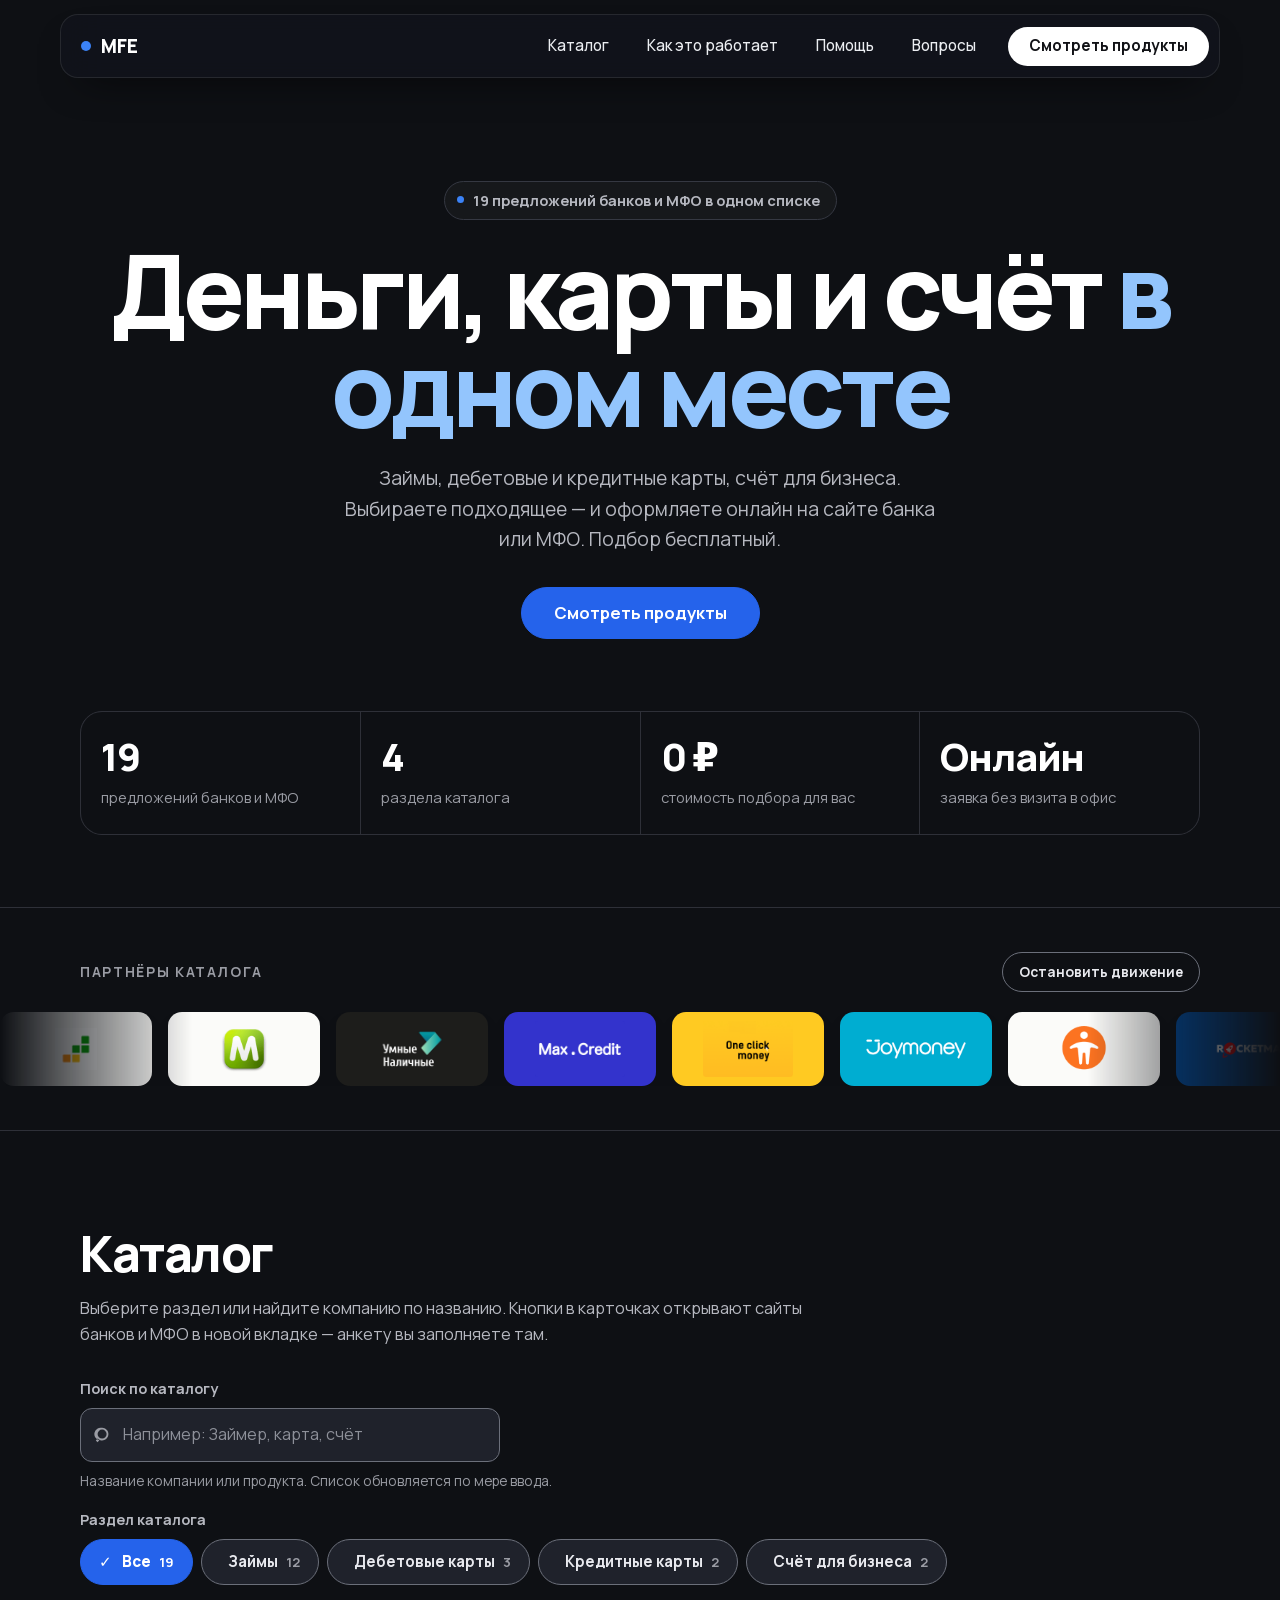
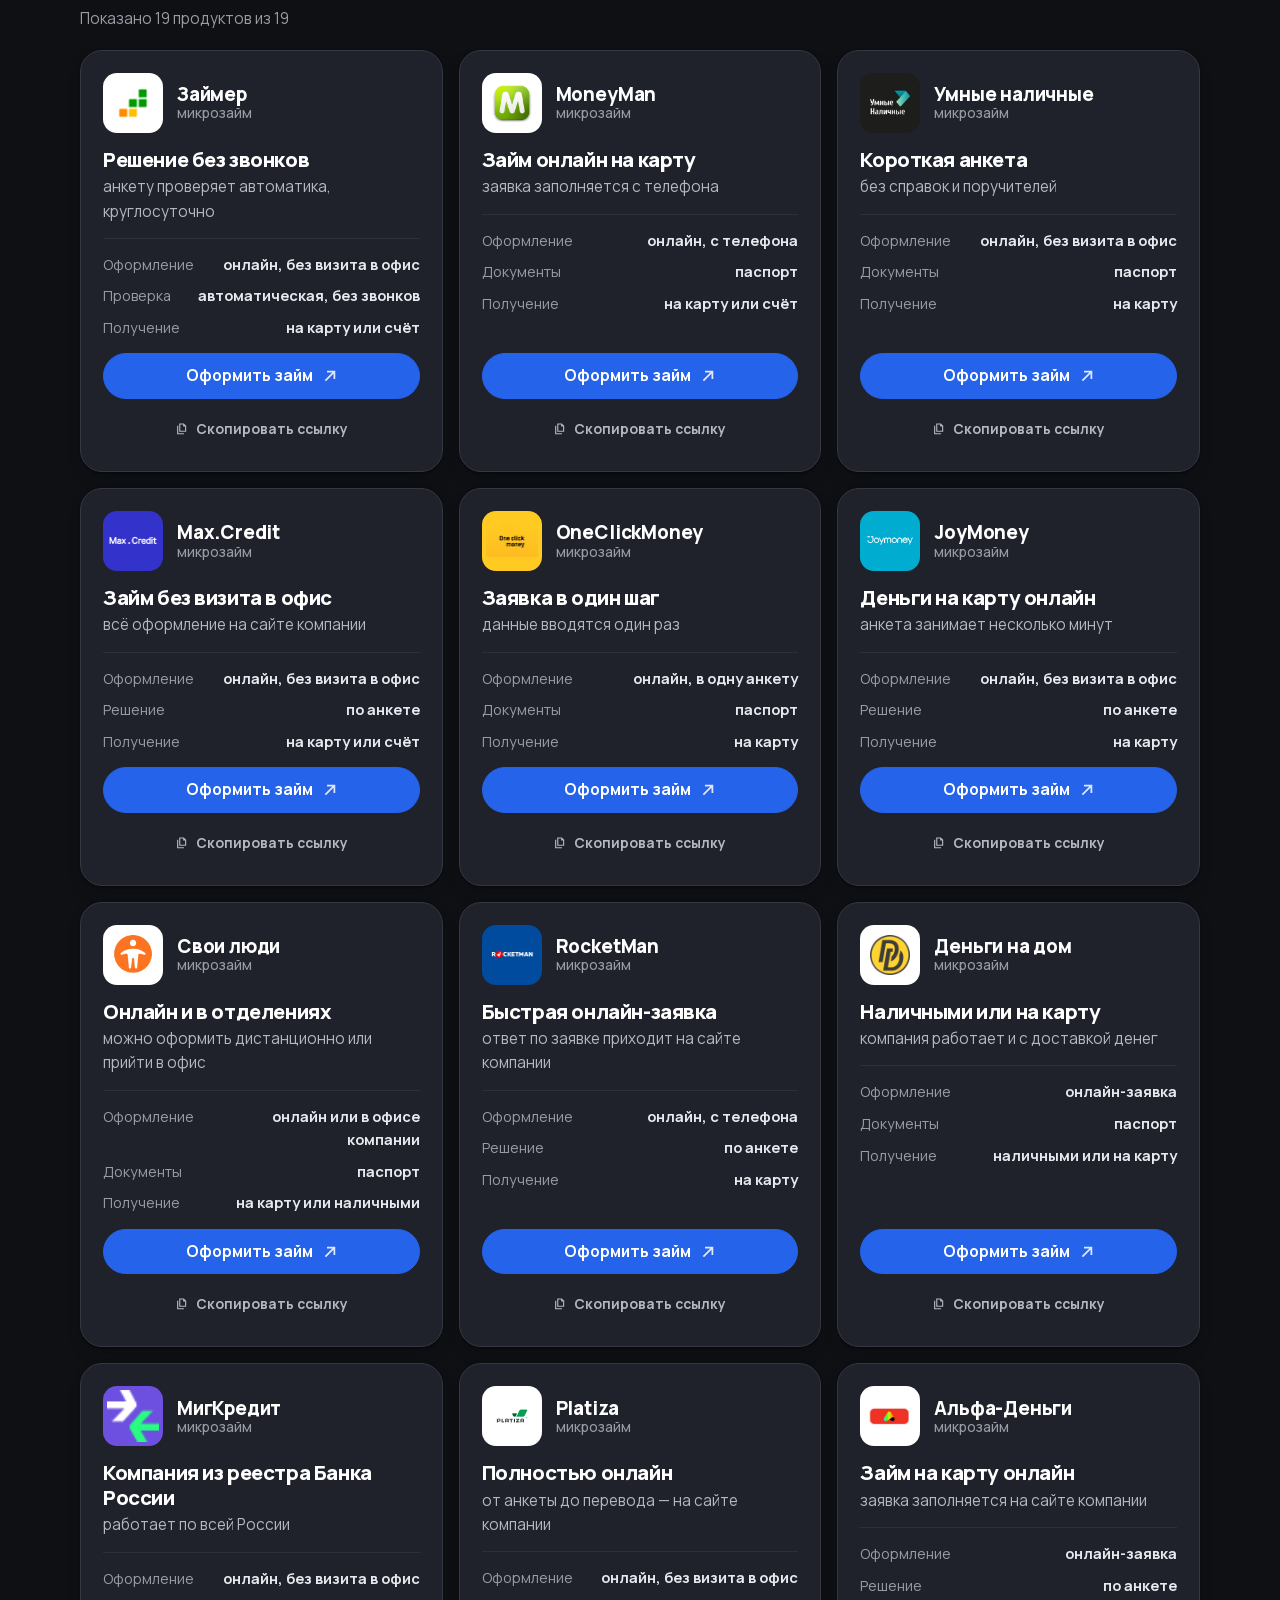
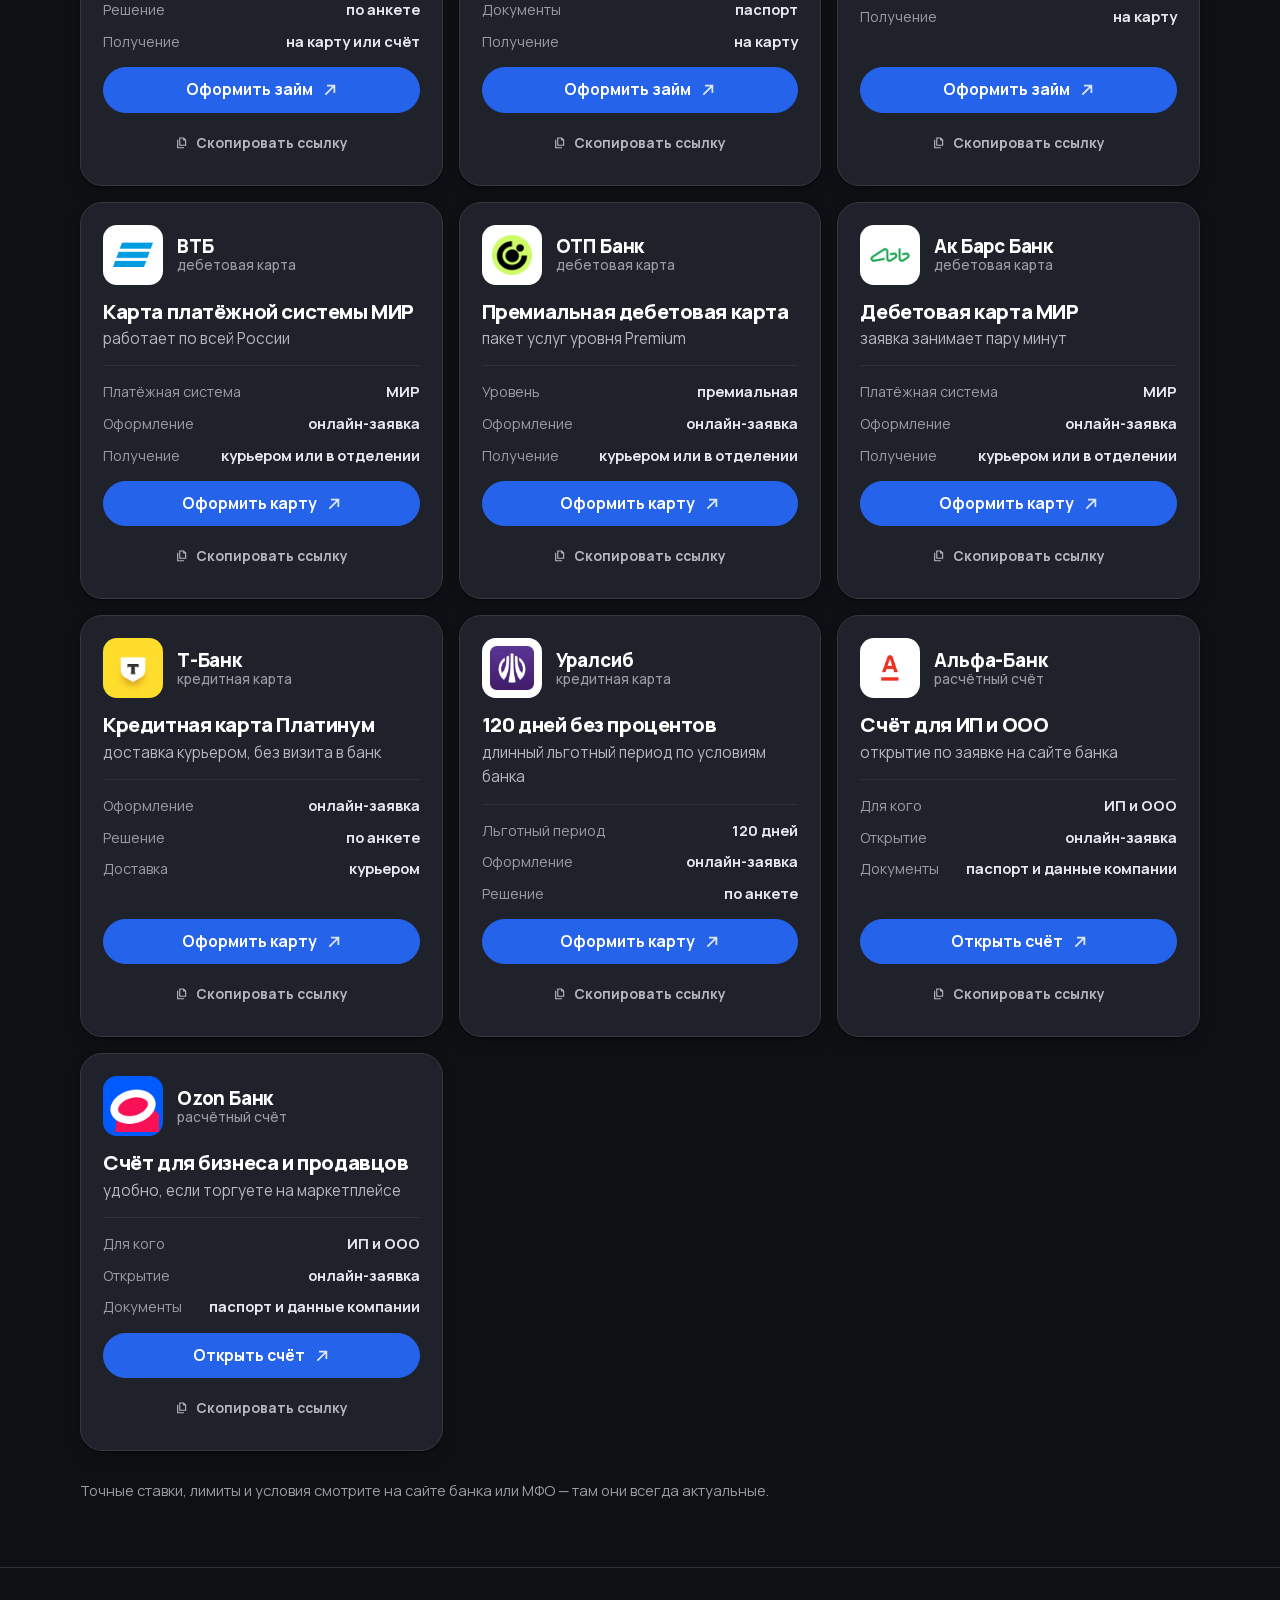
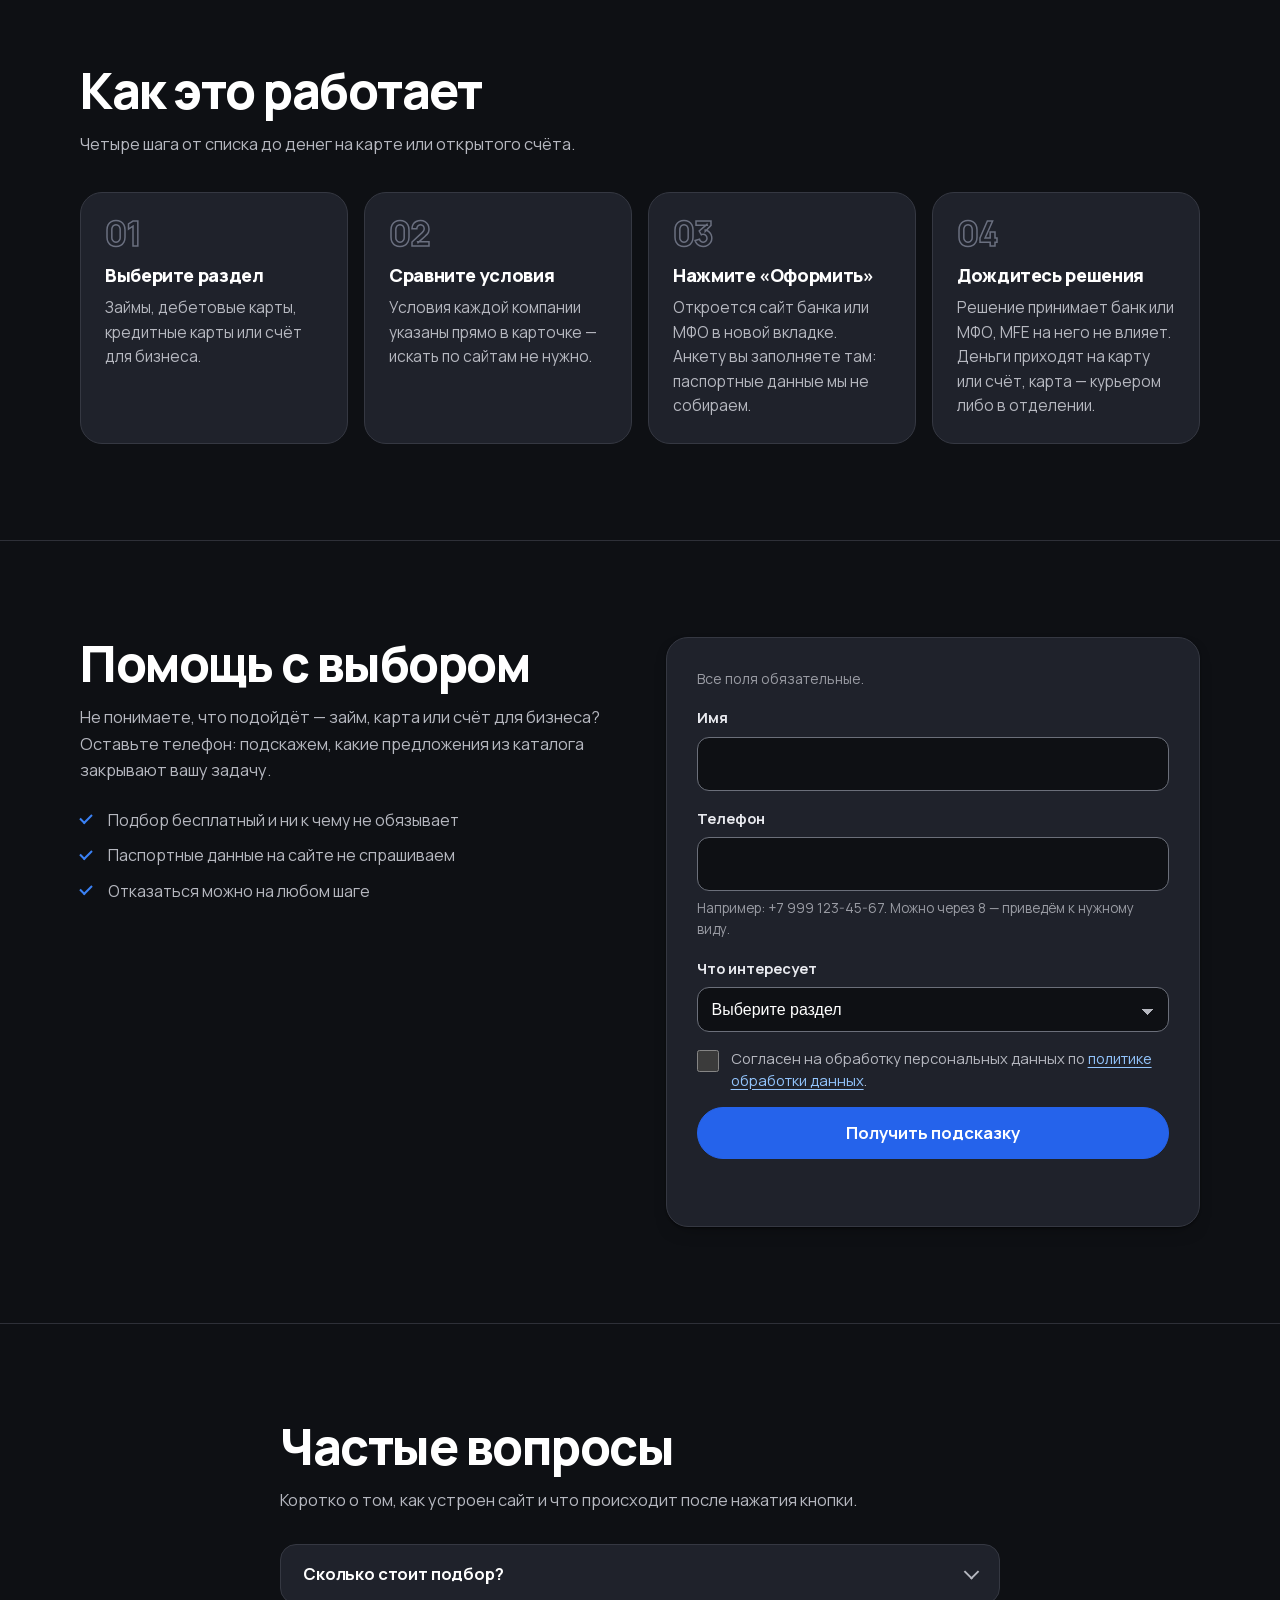
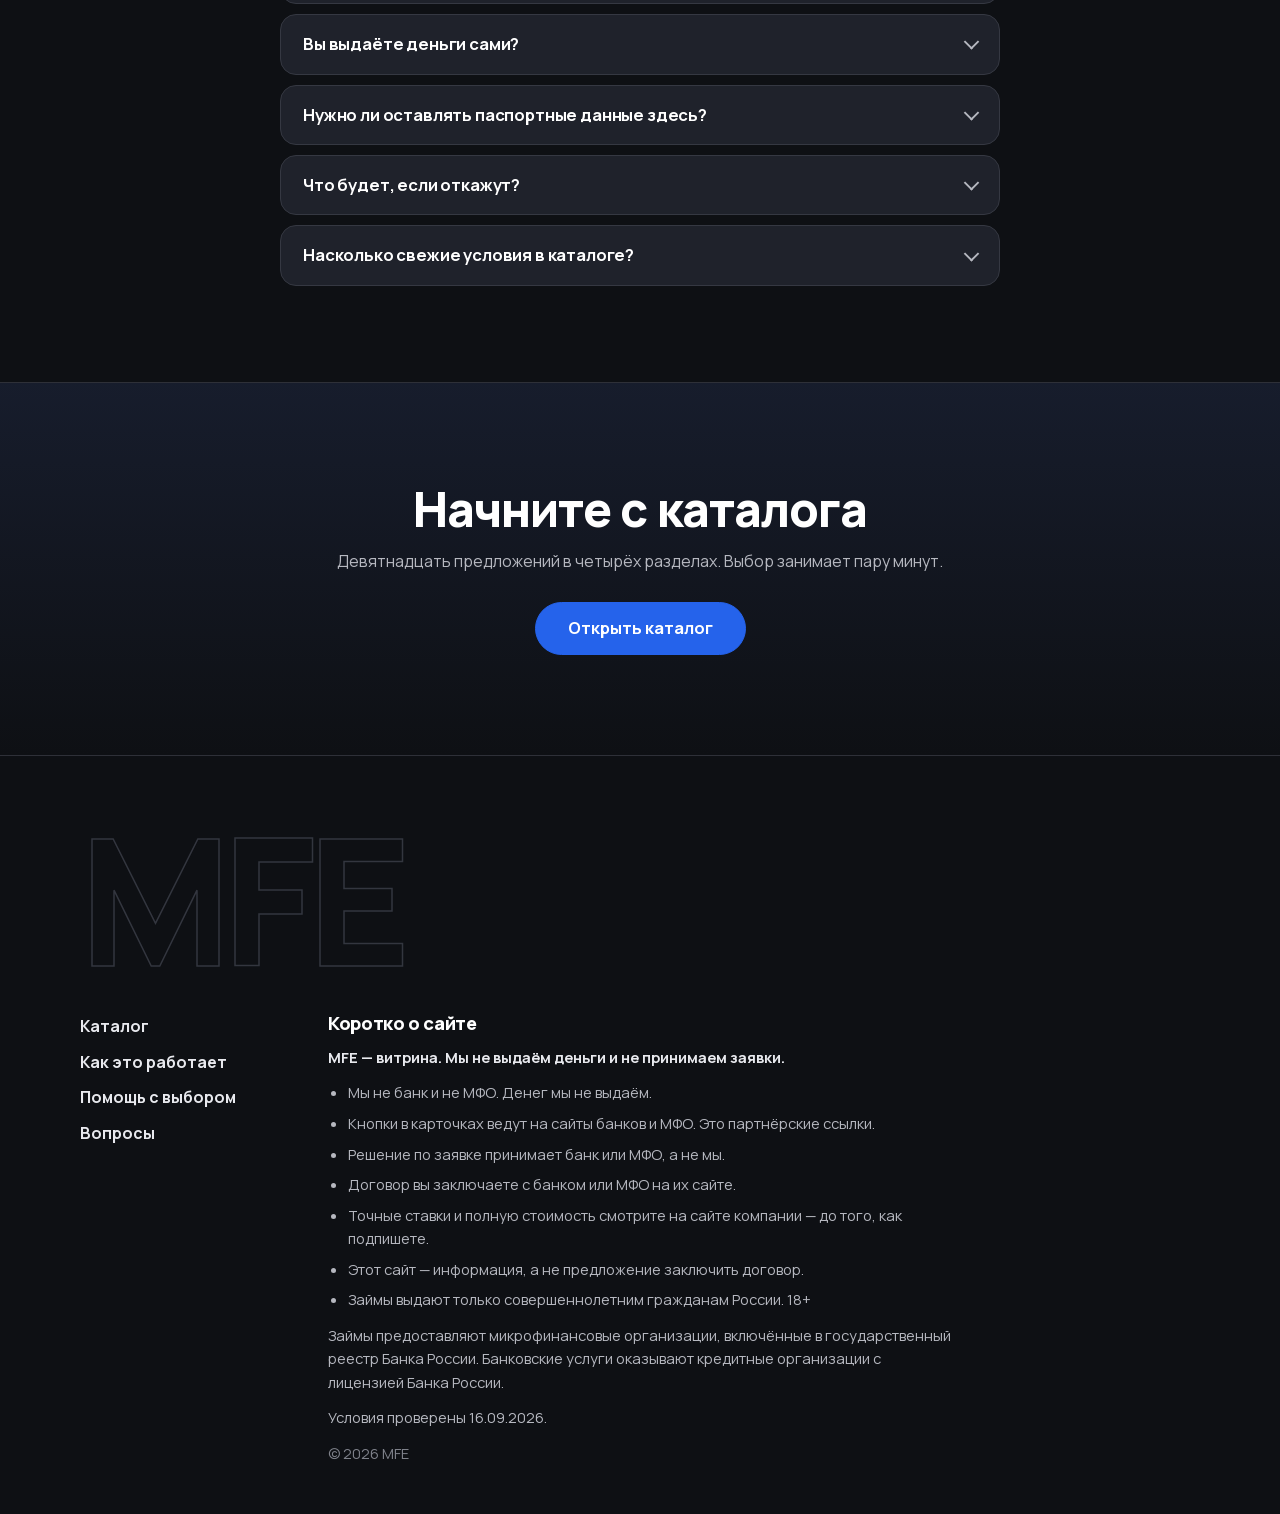
<file: index.html>
<!DOCTYPE html>
<html lang="ru">
<head>
<meta charset="utf-8">
<meta name="viewport" content="width=device-width, initial-scale=1">
<title>MFE — займы, карты и счёт для бизнеса в одном списке</title>
<meta name="description" content="MFE — витрина финансовых продуктов: займы онлайн, дебетовые и кредитные карты, расчётный счёт для ИП и ООО. Сравните предложения банков и МФО и оформите заявку онлайн.">
<meta name="theme-color" content="#0e1014">
<meta name="robots" content="noindex, nofollow">
<meta property="og:type" content="website">
<meta property="og:title" content="MFE — займы, карты и счёт для бизнеса">
<meta property="og:description" content="Займы онлайн, дебетовые и кредитные карты, расчётный счёт для бизнеса — в одном списке.">
<link rel="icon" href="favicon.svg" type="image/svg+xml">
<link rel="stylesheet" href="fonts/manrope.css?v=20260916174702">
<link rel="stylesheet" href="css/style.css?v=20260918165948">
</head>
<body>

<!-- Живая область: пустая при загрузке и снаружи всего, что перерисовывает
     скрипт. Если её заполнить в том же такте, что и создать, читалка
     промолчит; если держать внутри каталога — перерисовка её потеряет. -->
<p class="vh" id="live" role="status" aria-live="polite" aria-atomic="true"></p>
<p class="vh" id="live-alert" role="alert" aria-atomic="true"></p>

<a class="skip-link" href="#main">Перейти к содержимому</a>

<header class="head">
  <div class="head__bar">
    <a class="brand" href="index.html" aria-label="MFE — на главную">
      <span class="brand__dot" aria-hidden="true"></span>
      <span class="brand__word" data-brand>MFE</span>
    </a>

    <nav class="head__nav" aria-label="Разделы сайта">
      <ul class="pills" role="list">
        <li><a class="pill" href="#catalog">Каталог</a></li>
        <li><a class="pill" href="#how">Как это работает</a></li>
        <li><a class="pill" href="#help">Помощь</a></li>
        <li><a class="pill" href="#faq">Вопросы</a></li>
      </ul>
    </nav>

    <a class="btn btn--light head__cta" href="#catalog">Смотреть продукты</a>

    <button class="burger" type="button" id="burger" aria-expanded="false" aria-controls="mobile-menu">
      <span class="burger__lines" aria-hidden="true"></span>
      <span class="vh">Меню</span>
    </button>
  </div>

  <div class="menu" id="mobile-menu" hidden>
    <div class="menu__panel" role="dialog" aria-modal="true" aria-labelledby="menu-title" tabindex="-1">
      <p class="vh" id="menu-title">Меню сайта</p>
      <button class="menu__close" type="button" id="menu-close">
        <span aria-hidden="true">✕</span><span class="vh">Закрыть меню</span>
      </button>
      <ul class="menu__list" role="list">
        <li><a href="#catalog">Каталог</a></li>
        <li><a href="#how">Как это работает</a></li>
        <li><a href="#help">Помощь с выбором</a></li>
        <li><a href="#faq">Вопросы</a></li>
      </ul>
      <a class="btn btn--blue btn--block" href="#catalog">Смотреть продукты</a>
    </div>
  </div>
</header>

<main id="main" tabindex="-1">

  <!-- ─────────── первый экран ─────────── -->
  <section class="hero">
    <div class="wrap hero__in">
      <p class="eyebrow"><span class="eyebrow__dot" aria-hidden="true"></span><span data-tagline>19 предложений банков и МФО в одном списке</span></p>

      <h1 class="hero__title">Деньги, карты и счёт <span class="hero__accent">в одном месте</span></h1>

      <p class="hero__lead" data-lead>Займы, дебетовые и кредитные карты, счёт для бизнеса. Выбираете подходящее — и оформляете онлайн на сайте банка или МФО. Подбор бесплатный.</p>

      <div class="hero__cta">
        <a class="btn btn--blue btn--lg" href="#catalog">Смотреть продукты</a>
        <!-- Ссылка в Telegram: адрес подставляет app.js из site.telegram,
             пока ник в панели пуст — кнопка скрыта, как и две другие. -->
        <a class="btn btn--ghost btn--lg" href="#" id="tg-hero" hidden>Написать в Telegram</a>
      </div>

      <ul class="stats" role="list" id="hero-stats"><!-- из data.js --></ul>
    </div>
  </section>

  <!-- ─────────── лента логотипов ─────────── -->
  <section class="ticker">
    <div class="wrap ticker__head">
      <h2 class="ticker__title">Партнёры каталога</h2>
      <button class="ticker__pause" type="button" id="ticker-pause" aria-controls="ticker-track">Остановить движение</button>
    </div>
    <p class="vh">Логотипы компаний, которые есть в каталоге ниже.</p>
    <!-- Сама лента — украшение: все компании названы в каталоге, поэтому
         читалке она не нужна. Внутри нет ничего, что ловит фокус. -->
    <div class="ticker__mask" aria-hidden="true">
      <ul class="ticker__track" id="ticker-track" role="list"><!-- из data.js --></ul>
    </div>
  </section>

  <!-- ─────────── каталог ─────────── -->
  <section class="catalog" id="catalog" aria-labelledby="catalog-title">
    <div class="wrap">
      <div class="section-head">
        <h2 class="section-title" id="catalog-title" tabindex="-1">Каталог</h2>
        <p class="section-lead">Выберите раздел или найдите компанию по названию. Кнопки в карточках открывают сайты банков и МФО в новой вкладке — анкету вы заполняете там.</p>
      </div>

      <div class="toolbar">
        <form class="search" role="search" id="search-form">
          <label class="search__label" for="q">Поиск по каталогу</label>
          <div class="search__box">
            <svg class="search__icon" viewBox="0 0 20 20" width="18" height="18" aria-hidden="true" focusable="false"><path d="M9 2a7 7 0 1 1-4.9 12L2 16.1 3.9 18 6 15.9A7 7 0 0 1 9 2Zm0 2a5 5 0 1 0 0 10A5 5 0 0 0 9 4Z" fill="currentColor"/></svg>
            <input class="search__input" id="q" name="q" type="search" placeholder="Например: Займер, карта, счёт"
                   autocomplete="off" spellcheck="false" autocapitalize="off" enterkeyhint="search" aria-describedby="q-hint">
            <button class="search__clear" type="button" id="q-clear" hidden>
              <span aria-hidden="true">✕</span><span class="vh">Очистить поиск</span>
            </button>
          </div>
          <p class="hint" id="q-hint">Название компании или продукта. Список обновляется по мере ввода.</p>
        </form>

        <fieldset class="filters">
          <legend class="filters__legend">Раздел каталога</legend>
          <div class="filters__row" id="filters"><!-- из data.js --></div>
        </fieldset>
      </div>

      <noscript>
        <p class="catalog__noscript">Каталог собирается скриптом, а он сейчас отключён в браузере.
        Включите JavaScript — и список предложений появится здесь.</p>
      </noscript>

      <p class="results" id="results" tabindex="-1"></p>

      <a class="vh vh--focusable" href="#catalog-end">Пропустить каталог</a>

      <ul class="offers" id="offers" role="list"><!-- из data.js --></ul>

      <div class="empty" id="empty" hidden>
        <p class="empty__text" id="empty-text">По этому запросу ничего не нашлось.</p>
        <button class="btn btn--ghost" type="button" id="reset">Сбросить фильтры и показать все продукты</button>
      </div>

      <p class="catalog__note" id="catalog-end" tabindex="-1">Точные ставки, лимиты и условия смотрите на сайте банка или МФО — там они всегда актуальные.</p>
    </div>
  </section>

  <!-- ─────────── как это работает ─────────── -->
  <section class="how" id="how">
    <div class="wrap">
      <div class="section-head">
        <h2 class="section-title" tabindex="-1">Как это работает</h2>
        <p class="section-lead">Четыре шага от списка до денег на карте или открытого счёта.</p>
      </div>

      <ol class="steps">
        <li class="step">
          <span class="step__num" aria-hidden="true">01</span>
          <h3 class="step__title">Выберите раздел</h3>
          <p class="step__text">Займы, дебетовые карты, кредитные карты или счёт для бизнеса.</p>
        </li>
        <li class="step">
          <span class="step__num" aria-hidden="true">02</span>
          <h3 class="step__title">Сравните условия</h3>
          <p class="step__text">Условия каждой компании указаны прямо в карточке — искать по сайтам не нужно.</p>
        </li>
        <li class="step">
          <span class="step__num" aria-hidden="true">03</span>
          <h3 class="step__title">Нажмите «Оформить»</h3>
          <p class="step__text">Откроется сайт банка или МФО в новой вкладке. Анкету вы заполняете там: паспортные данные мы не собираем.</p>
        </li>
        <li class="step">
          <span class="step__num" aria-hidden="true">04</span>
          <h3 class="step__title">Дождитесь решения</h3>
          <p class="step__text">Решение принимает банк или МФО, MFE на него не влияет. Деньги приходят на карту или счёт, карта — курьером либо в отделении.</p>
        </li>
      </ol>
    </div>
  </section>


  <!-- ─────────── помощь с выбором ─────────── -->
  <section class="help" id="help">
    <div class="wrap help__in">
      <div class="help__copy">
        <h2 class="section-title" tabindex="-1">Помощь с выбором</h2>
        <p class="section-lead">Не понимаете, что подойдёт — займ, карта или счёт для бизнеса?
          Оставьте телефон: подскажем, какие предложения из каталога закрывают вашу задачу.</p>
        <ul class="help__pts" role="list">
          <li>Подбор бесплатный и ни к чему не обязывает</li>
          <li>Паспортные данные на сайте не спрашиваем</li>
          <li>Отказаться можно на любом шаге</li>
        </ul>
        <p class="help__or" id="tg-or" hidden>Или напишите сразу в мессенджер:</p>
        <a class="btn btn--ghost help__tg" id="tg-help" href="#" hidden>Написать в Telegram</a>
      </div>

      <div class="help__box">
        <form class="form" id="lead" novalidate>
          <p class="form__note" id="form-note">Все поля обязательные.</p>

          <div class="fld">
            <label for="f-name">Имя</label>
            <input id="f-name" name="name" type="text" autocomplete="name" required aria-required="true"
                   aria-describedby="f-name-e">
            <p class="fld__e" id="f-name-e"></p>
          </div>

          <div class="fld">
            <label for="f-phone">Телефон</label>
            <input id="f-phone" name="phone" type="tel" inputmode="tel" autocomplete="tel" required aria-required="true"
                   aria-describedby="f-phone-h f-phone-e">
            <p class="fld__h" id="f-phone-h">Например: +7 999 123-45-67. Можно через 8 — приведём к нужному виду.</p>
            <p class="fld__e" id="f-phone-e"></p>
          </div>

          <div class="fld">
            <label for="f-product">Что интересует</label>
            <select id="f-product" name="product" required aria-required="true" aria-describedby="f-product-e">
              <option value="" disabled selected>Выберите раздел</option>
              <!-- разделы подставляет js/app.js из data.js -->
              <option value="unknown">Пока не знаю, нужен совет</option>
            </select>
            <p class="fld__e" id="f-product-e"></p>
          </div>

          <div class="fld fld--chk">
            <input id="f-consent" name="consent" type="checkbox" required aria-required="true" aria-describedby="f-consent-e">
            <label for="f-consent">Согласен на обработку персональных данных по
              <a href="privacy.html">политике обработки данных</a>.</label>
            <p class="fld__e" id="f-consent-e"></p>
          </div>

          <!-- ловушка для ботов: людям не видна и не доступна с клавиатуры -->
          <div class="hp" aria-hidden="true">
            <label for="f-site">Сайт</label>
            <input id="f-site" name="site" type="text" tabindex="-1" autocomplete="off">
          </div>

          <button class="btn btn--blue btn--lg btn--block" type="submit" id="f-submit">Получить подсказку</button>

          <p class="form__st" id="f-status"></p>
          <p class="form__err" id="f-error" hidden></p>
        </form>
      </div>
    </div>
  </section>

  <!-- ─────────── вопросы ─────────── -->
  <section class="faq" id="faq">
    <div class="wrap wrap--narrow">
      <div class="section-head">
        <h2 class="section-title" tabindex="-1">Частые вопросы</h2>
        <p class="section-lead">Коротко о том, как устроен сайт и что происходит после нажатия кнопки.</p>
      </div>

      <div class="qa">
        <details class="qa__item">
          <summary class="qa__q"><h3 class="qa__h">Сколько стоит подбор?</h3><span class="qa__ico" aria-hidden="true"></span></summary>
          <div class="qa__a"><p>Нисколько. Сайт бесплатный для посетителя: мы получаем вознаграждение от банков и МФО за переход, а условия для вас от этого не меняются.</p></div>
        </details>
        <details class="qa__item">
          <summary class="qa__q"><h3 class="qa__h">Вы выдаёте деньги сами?</h3><span class="qa__ico" aria-hidden="true"></span></summary>
          <div class="qa__a"><p>Нет. MFE — витрина предложений. Договор вы заключаете напрямую с банком или микрофинансовой организацией, она же принимает решение и переводит деньги.</p></div>
        </details>
        <details class="qa__item">
          <summary class="qa__q"><h3 class="qa__h">Нужно ли оставлять паспортные данные здесь?</h3><span class="qa__ico" aria-hidden="true"></span></summary>
          <div class="qa__a"><p>Нет. На этом сайте нет анкет: все поля заполняются уже на сайте компании, по её защищённой форме.</p></div>
        </details>
        <details class="qa__item">
          <summary class="qa__q"><h3 class="qa__h">Что будет, если откажут?</h3><span class="qa__ico" aria-hidden="true"></span></summary>
          <div class="qa__a"><p>Решение принимает компания, и отказ не мешает подать заявку в другую из списка. Ограничений по числу заявок на сайте нет, но помните: каждое обращение банк или МФО может отразить в кредитной истории.</p></div>
        </details>
        <details class="qa__item">
          <summary class="qa__q"><h3 class="qa__h">Насколько свежие условия в каталоге?</h3><span class="qa__ico" aria-hidden="true"></span></summary>
          <div class="qa__a"><p>Каталог обновляется вручную, дата последней проверки стоит в подвале. Ставки и лимиты компании меняют чаще, поэтому итоговые цифры всегда смотрите на их сайте.</p></div>
        </details>
      </div>
    </div>
  </section>

  <!-- ─────────── финальный блок ─────────── -->
  <section class="final">
    <div class="wrap wrap--narrow final__in">
      <h2 class="final__title">Начните с каталога</h2>
      <p class="final__text">Девятнадцать предложений в четырёх разделах. Выбор занимает пару минут.</p>
      <div class="final__cta">
        <a class="btn btn--blue btn--lg" href="#catalog">Открыть каталог</a>
        <a class="btn btn--ghost btn--lg" href="#" id="tg-link" hidden>Написать в Telegram</a>
      </div>
    </div>
  </section>

</main>

<footer class="foot">
  <div class="wrap">
    <p class="foot__word" aria-hidden="true" data-brand>MFE</p>

    <div class="foot__cols">
      <nav class="foot__nav" aria-label="Ссылки в подвале">
        <ul role="list">
          <li><a href="#catalog">Каталог</a></li>
          <li><a href="#how">Как это работает</a></li>
          <li><a href="#help">Помощь с выбором</a></li>
          <li><a href="#faq">Вопросы</a></li>
        </ul>
      </nav>

      <div class="foot__legal">
        <h2 class="foot__title">Коротко о сайте</h2>
        <p class="foot__lead"><span data-brand-inline>MFE</span> — витрина. Мы не выдаём деньги и не принимаем заявки.</p>
        <ul class="foot__list" role="list">
          <li>Мы не банк и не МФО. Денег мы не выдаём.</li>
          <li>Кнопки в карточках ведут на сайты банков и МФО. Это партнёрские ссылки.</li>
          <li>Решение по заявке принимает банк или МФО, а не мы.</li>
          <li>Договор вы заключаете с банком или МФО на их сайте.</li>
          <li>Точные ставки и полную стоимость смотрите на сайте компании — до того, как подпишете.</li>
          <li>Этот сайт — информация, а не предложение заключить договор.</li>
          <li>Займы выдают только совершеннолетним гражданам России. <span aria-hidden="true">18+</span><span class="vh">Ограничение по возрасту: 18 лет и старше.</span></li>
        </ul>
        <p>Займы предоставляют микрофинансовые организации, включённые в государственный реестр Банка России. Банковские услуги оказывают кредитные организации с лицензией Банка России.</p>
        <p>Условия проверены <span data-updated>16.09.2026</span>.</p>
        <p class="foot__copy">© <span data-year>2026</span> <span data-brand-inline>MFE</span></p>
      </div>
    </div>
  </div>
</footer>

<script src="data.js?v=20260916174702"></script>
<script src="js/app.js?v=20260918165948"></script>
</body>
</html>
</file>
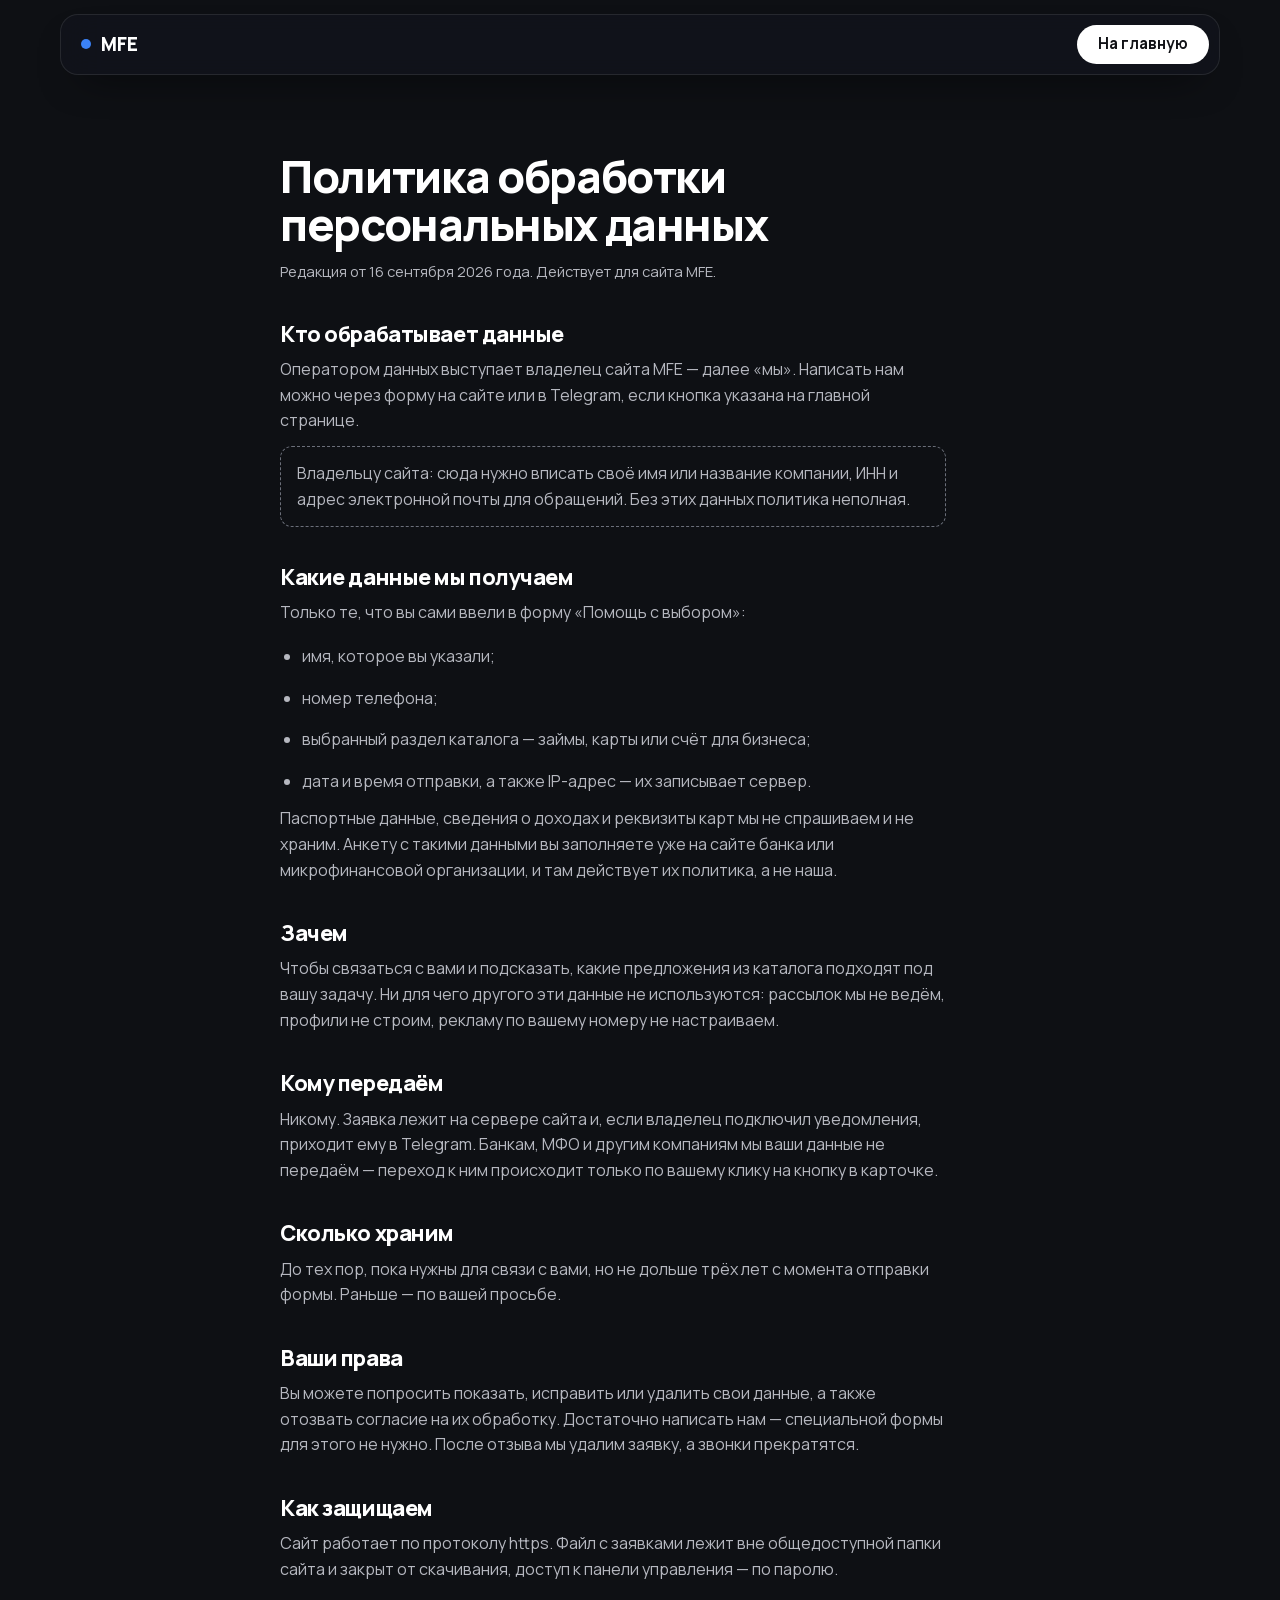
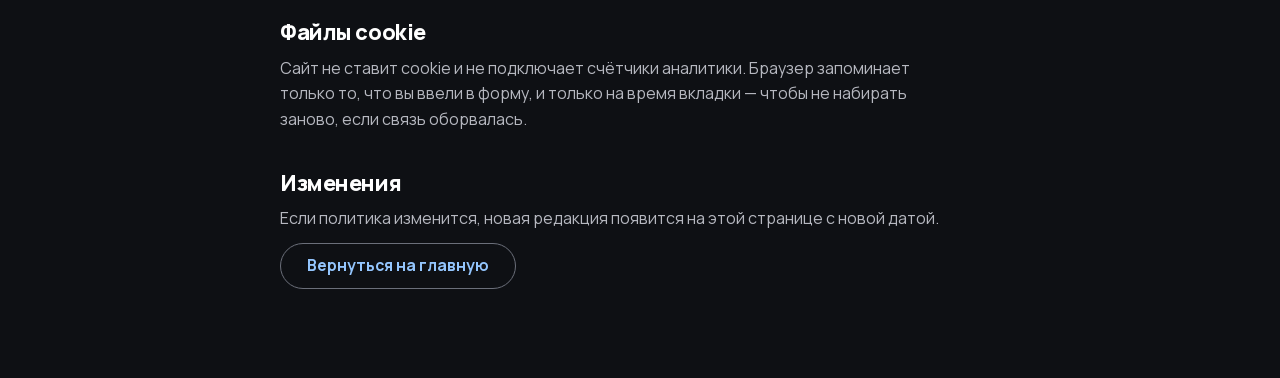
<file: privacy.html>
<!DOCTYPE html>
<html lang="ru">
<head>
<meta charset="utf-8">
<meta name="viewport" content="width=device-width, initial-scale=1">
<title>Политика обработки персональных данных — MFE</title>
<meta name="description" content="Как сайт MFE собирает, использует и хранит персональные данные, оставленные в форме «Помощь с выбором».">
<meta name="robots" content="noindex, follow">
<meta name="theme-color" content="#0e1014">
<link rel="icon" href="favicon.svg" type="image/svg+xml">
<link rel="stylesheet" href="fonts/manrope.css?v=20260916174702">
<link rel="stylesheet" href="css/style.css?v=20260916174702">
<style>
  .doc { padding: clamp(40px, 6vw, 80px) 0 clamp(48px, 7vw, 92px); }
  .doc h1 { font-size: clamp(1.9rem, 4vw, 2.8rem); letter-spacing: -.03em; }
  .doc h2 { margin-top: 38px; font-size: clamp(1.1rem, 2vw, 1.35rem); }
  .doc p, .doc li { margin-top: 12px; color: var(--granite); max-width: 74ch; }
  .doc ul { margin: 6px 0 0; padding-left: 22px; display: grid; gap: 4px; }
  .doc li { list-style: disc; }
  .doc a { color: var(--blue-text); text-underline-offset: 3px; }
  .doc__meta { margin-top: 10px; color: var(--slate); font-size: .92rem; }
  .doc__back { margin-top: 44px; }
  .doc__todo { margin-top: 16px; padding: 14px 16px; border: 1px dashed var(--border-ctrl); border-radius: 12px; color: var(--charcoal); }
</style>
</head>
<body>

<a class="skip-link" href="#main">Перейти к содержимому</a>

<header class="head">
  <div class="head__bar">
    <a class="brand" href="index.html" aria-label="MFE — на главную">
      <span class="brand__dot" aria-hidden="true"></span>
      <span class="brand__word" data-brand>MFE</span>
    </a>
    <a class="btn btn--light head__cta" href="index.html" style="margin-left:auto">На главную</a>
  </div>
</header>

<main id="main" tabindex="-1">
  <div class="doc">
    <div class="wrap wrap--narrow">
      <h1>Политика обработки персональных данных</h1>
      <p class="doc__meta">Редакция от 16 сентября 2026 года. Действует для сайта <span data-brand-inline>MFE</span>.</p>

      <h2>Кто обрабатывает данные</h2>
      <p>Оператором данных выступает владелец сайта <span data-brand-inline>MFE</span> — далее «мы». Написать нам можно
         через форму на сайте или в Telegram, если кнопка указана на главной странице.</p>
      <p class="doc__todo">Владельцу сайта: сюда нужно вписать своё имя или название компании, ИНН и адрес
         электронной почты для обращений. Без этих данных политика неполная.</p>

      <h2>Какие данные мы получаем</h2>
      <p>Только те, что вы сами ввели в форму «Помощь с выбором»:</p>
      <ul>
        <li>имя, которое вы указали;</li>
        <li>номер телефона;</li>
        <li>выбранный раздел каталога — займы, карты или счёт для бизнеса;</li>
        <li>дата и время отправки, а также IP-адрес — их записывает сервер.</li>
      </ul>
      <p>Паспортные данные, сведения о доходах и реквизиты карт мы не спрашиваем и не храним.
         Анкету с такими данными вы заполняете уже на сайте банка или микрофинансовой организации,
         и там действует их политика, а не наша.</p>

      <h2>Зачем</h2>
      <p>Чтобы связаться с вами и подсказать, какие предложения из каталога подходят под вашу задачу.
         Ни для чего другого эти данные не используются: рассылок мы не ведём, профили не строим,
         рекламу по вашему номеру не настраиваем.</p>

      <h2>Кому передаём</h2>
      <p>Никому. Заявка лежит на сервере сайта и, если владелец подключил уведомления, приходит ему
         в Telegram. Банкам, МФО и другим компаниям мы ваши данные не передаём — переход к ним
         происходит только по вашему клику на кнопку в карточке.</p>

      <h2>Сколько храним</h2>
      <p>До тех пор, пока нужны для связи с вами, но не дольше трёх лет с момента отправки формы.
         Раньше — по вашей просьбе.</p>

      <h2>Ваши права</h2>
      <p>Вы можете попросить показать, исправить или удалить свои данные, а также отозвать согласие
         на их обработку. Достаточно написать нам — специальной формы для этого не нужно.
         После отзыва мы удалим заявку, а звонки прекратятся.</p>

      <h2>Как защищаем</h2>
      <p>Сайт работает по протоколу https. Файл с заявками лежит вне общедоступной папки сайта
         и закрыт от скачивания, доступ к панели управления — по паролю.</p>

      <h2>Файлы cookie</h2>
      <p>Сайт не ставит cookie и не подключает счётчики аналитики. Браузер запоминает только то,
         что вы ввели в форму, и только на время вкладки — чтобы не набирать заново, если связь
         оборвалась.</p>

      <h2>Изменения</h2>
      <p>Если политика изменится, новая редакция появится на этой странице с новой датой.</p>

      <p class="doc__back"><a class="btn btn--ghost" href="index.html">Вернуться на главную</a></p>
    </div>
  </div>
</main>

<script src="data.js?v=20260916174702"></script>
<script>
  /* Название сайта берём из того же файла, что и каталог: переименовали
     в панели — заголовок и текст политики меняются вместе с ним. */
  (function () {
    if (typeof SITE === 'undefined' || !SITE.brand) return;
    var nodes = document.querySelectorAll('[data-brand], [data-brand-inline]');
    Array.prototype.forEach.call(nodes, function (n) { n.textContent = SITE.brand; });
    document.title = 'Политика обработки персональных данных — ' + SITE.brand;
  })();
</script>
</body>
</html>
</file>
<file: fonts/manrope.css>
/* Manrope (Google Fonts, self-hosted: latin + cyrillic)  */

@font-face { font-family: "Manrope"; font-style: normal; font-weight: 400; font-display: swap;
  src: url("manrope-400-cyrillic.woff2") format("woff2");
  unicode-range: U+0301, U+0400-045F, U+0490-0491, U+04B0-04B1, U+2116; }
@font-face { font-family: "Manrope"; font-style: normal; font-weight: 400; font-display: swap;
  src: url("manrope-400-latin.woff2") format("woff2");
  unicode-range: U+0000-00FF, U+0131, U+0152-0153, U+02BB-02BC, U+02C6, U+02DA, U+02DC, U+0304, U+0308, U+0329, U+2000-206F, U+20AC, U+2122, U+2191, U+2193, U+2212, U+2215, U+FEFF, U+FFFD; }
@font-face { font-family: "Manrope"; font-style: normal; font-weight: 500; font-display: swap;
  src: url("manrope-500-cyrillic.woff2") format("woff2");
  unicode-range: U+0301, U+0400-045F, U+0490-0491, U+04B0-04B1, U+2116; }
@font-face { font-family: "Manrope"; font-style: normal; font-weight: 500; font-display: swap;
  src: url("manrope-500-latin.woff2") format("woff2");
  unicode-range: U+0000-00FF, U+0131, U+0152-0153, U+02BB-02BC, U+02C6, U+02DA, U+02DC, U+0304, U+0308, U+0329, U+2000-206F, U+20AC, U+2122, U+2191, U+2193, U+2212, U+2215, U+FEFF, U+FFFD; }
@font-face { font-family: "Manrope"; font-style: normal; font-weight: 700; font-display: swap;
  src: url("manrope-700-cyrillic.woff2") format("woff2");
  unicode-range: U+0301, U+0400-045F, U+0490-0491, U+04B0-04B1, U+2116; }
@font-face { font-family: "Manrope"; font-style: normal; font-weight: 700; font-display: swap;
  src: url("manrope-700-latin.woff2") format("woff2");
  unicode-range: U+0000-00FF, U+0131, U+0152-0153, U+02BB-02BC, U+02C6, U+02DA, U+02DC, U+0304, U+0308, U+0329, U+2000-206F, U+20AC, U+2122, U+2191, U+2193, U+2212, U+2215, U+FEFF, U+FFFD; }
@font-face { font-family: "Manrope"; font-style: normal; font-weight: 800; font-display: swap;
  src: url("manrope-800-cyrillic.woff2") format("woff2");
  unicode-range: U+0301, U+0400-045F, U+0490-0491, U+04B0-04B1, U+2116; }
@font-face { font-family: "Manrope"; font-style: normal; font-weight: 800; font-display: swap;
  src: url("manrope-800-latin.woff2") format("woff2");
  unicode-range: U+0000-00FF, U+0131, U+0152-0153, U+02BB-02BC, U+02C6, U+02DA, U+02DC, U+0304, U+0308, U+0329, U+2000-206F, U+20AC, U+2122, U+2191, U+2193, U+2212, U+2215, U+FEFF, U+FFFD; }
</file>
<file: css/style.css>
/* ============================================================
   MFE — витрина финансовых продуктов.
   Тёмный «alt tab»: холст #0e1014, приподнятые карточки,
   волосяные рамки, один синий акцент, шрифт Manrope/Satoshi.
   ============================================================ */

:root {
  /* поверхности */
  --bg: #0e1014;
  --page: #1f222b;          /* карточки, поля ввода */
  --surface-soft: #2a2d36;  /* вложенные плашки */
  --wash: #1e2740;          /* тёмно-синяя подсветка */

  /* текст */
  --ink: #ffffff;
  --charcoal: #e8e9ee;
  --granite: #b6b8c0;
  --slate: #9a9ca4;

  /* линии */
  --mist: #2e3038;
  --border-soft: #353842;   /* декоративные рамки карточек */
  --border-ctrl: #6b6f7a;   /* рамки полей и кнопок: 3.8:1 к фону */
  --border-ctrl-hover: #8b8f99;

  /* единственный синий */
  --blue: #3b82f6;
  --blue-fill: #2563eb;
  --blue-fill-hover: #1e51e0;   /* белый текст 6.35:1; светлее нельзя */
  --blue-text: #93c5fd;

  --head-h: 92px;           /* реальную высоту шапки меряет скрипт */
  --focus-gap: 12px;
  --maxw: 1160px;
  --maxw-narrow: 760px;
  --r-card: 16px;
  --r-feature: 22px;
  --r-input: 12px;
  --r-pill: 9999px;

  --shadow-1: 0 1px 2px rgba(0,0,0,.5), 0 8px 20px -12px rgba(0,0,0,.6);
  --shadow-2: 0 2px 6px rgba(0,0,0,.55), 0 20px 44px -18px rgba(0,0,0,.7);

  --font: "Manrope", ui-sans-serif, system-ui, -apple-system, "Segoe UI", Roboto, sans-serif;
  --ease: cubic-bezier(.22,.61,.36,1);

  color-scheme: dark;
}

/* ---------- сброс ---------- */
*, *::before, *::after { box-sizing: border-box; }
* { margin: 0; }
html { -webkit-text-size-adjust: 100%; scroll-behavior: smooth;
  scroll-padding-top: calc(var(--head-h) + var(--focus-gap)); }
/* Якорь и фокус не должны уезжать под липкую шапку (WCAG 2.4.11). */
[id] { scroll-margin-top: calc(var(--head-h) + var(--focus-gap)); }
@media (prefers-reduced-motion: reduce) { html { scroll-behavior: auto; } }

body {
  background: var(--bg);
  color: var(--charcoal);
  font-family: var(--font);
  font-size: 16px;
  line-height: 1.6;
  -webkit-font-smoothing: antialiased;
  overflow-x: hidden;
}

img, svg { display: block; max-width: 100%; }
/* display у .btn/.card сильнее, чем встроенный [hidden] — гасим явно,
   иначе скрытая кнопка «Написать в Telegram» всё равно показывается. */
[hidden] { display: none !important; }
button, input { font: inherit; color: inherit; }
h1, h2, h3 { color: var(--ink); line-height: 1.08; letter-spacing: -.02em; font-weight: 800; }

.wrap { width: 100%; max-width: var(--maxw); margin: 0 auto; padding-inline: 20px; }
.wrap--narrow { max-width: var(--maxw-narrow); }

.vh {
  position: absolute !important; width: 1px; height: 1px; padding: 0; margin: -1px;
  overflow: hidden; clip: rect(0 0 0 0); clip-path: inset(50%); white-space: nowrap; border: 0;
}

/* ---------- фокус ---------- */
:where(a, button, input, summary, [tabindex]):focus-visible {
  outline: 2px solid #ffffff;
  outline-offset: 3px;
  border-radius: 8px;
  box-shadow: 0 0 0 6px rgba(59,130,246,.45);
}

.vh--focusable:focus {
  position: static !important; width: auto; height: auto; margin: 0; overflow: visible;
  clip: auto; clip-path: none; white-space: normal;
  display: inline-block; margin-bottom: 12px; padding: 10px 18px; border-radius: 9999px;
  background: #fff; color: #111216; font-weight: 700; text-decoration: none;
}

.skip-link {
  position: absolute; left: 16px; top: -200px; z-index: 200;
  background: #fff; color: #111; padding: 12px 18px; border-radius: 10px;
  font-weight: 700; text-decoration: none; transition: top .15s var(--ease);
}
.skip-link:focus { top: 16px; }

/* ---------- кнопки ---------- */
.btn {
  display: inline-flex; align-items: center; justify-content: center; gap: 10px;
  padding: 13px 26px; border-radius: var(--r-pill); border: 1px solid transparent;
  font-weight: 700; font-size: .98rem; line-height: 1.1; text-decoration: none;
  cursor: pointer; white-space: nowrap;
  transition: background .15s var(--ease), color .15s var(--ease), transform .15s var(--ease), border-color .15s var(--ease);
}
.btn--blue { background: var(--blue-fill); color: #fff; border-color: var(--blue-fill); }
.btn--blue:hover { background: var(--blue-fill-hover); border-color: var(--blue-fill-hover); transform: translateY(-2px); }
.btn--light { background: #fff; color: #111216; }
.btn--light:hover { background: #e7e8ec; transform: translateY(-2px); }
.btn--ghost { background: transparent; color: var(--ink); border-color: var(--border-ctrl); }
.btn--ghost:hover { background: rgba(255,255,255,.08); border-color: var(--border-ctrl-hover); transform: translateY(-2px); }
.btn--lg { padding: 16px 32px; font-size: 1.04rem; }
.btn--block { display: flex; width: 100%; }
.btn__arrow { flex: none; opacity: .85; }
.btn:active { transform: translateY(0); }
@media (prefers-reduced-motion: reduce) { .btn:hover { transform: none; } }

/* ============================================================
   шапка
   ============================================================ */
.head { position: sticky; top: 0; z-index: 100; padding: 14px 20px 0; }
/* На низком экране (телефон лёжа) липкая шапка съедает половину высоты. */
@media (max-height: 480px) { .head { position: static; } }
.head__bar {
  max-width: var(--maxw); margin: 0 auto;
  display: flex; align-items: center; gap: 16px;
  padding: 10px 10px 10px 20px; border-radius: 18px;
  background: rgba(18,20,27,.82);
  -webkit-backdrop-filter: blur(20px) saturate(180%);
  backdrop-filter: blur(20px) saturate(180%);
  border: 1px solid rgba(255,255,255,.09);
  box-shadow: 0 18px 40px -22px rgba(0,0,0,.9);
}

.brand { display: inline-flex; align-items: center; gap: 10px; text-decoration: none; color: #fff; margin-right: auto; }
.brand__dot { width: 10px; height: 10px; border-radius: 50%; background: var(--blue); flex: none; }
.brand__word { font-weight: 800; font-size: 1.18rem; letter-spacing: .01em; }

.head__nav { display: block; }
.pills { display: flex; gap: 6px; list-style: none; padding: 0; margin: 0; }
.pill {
  display: inline-flex; align-items: center; padding: 9px 16px; border-radius: var(--r-pill);
  color: #eceef2; text-decoration: none; font-weight: 500; font-size: .95rem; white-space: nowrap;
  transition: background .15s var(--ease), color .15s var(--ease);
}
.pill:hover { background: rgba(255,255,255,.14); color: #fff; }
.pill[aria-current] { background: var(--blue-fill); color: #fff; text-decoration: underline; text-underline-offset: 3px; }

.head__cta { padding: 10px 20px; font-size: .95rem; }

.burger { display: none; width: 44px; height: 44px; border: 0; background: transparent; border-radius: 12px; cursor: pointer; }
.burger:hover { background: rgba(255,255,255,.12); }
.burger__lines, .burger__lines::before, .burger__lines::after {
  display: block; width: 20px; height: 2px; background: #fff; border-radius: 2px; margin-inline: auto; content: "";
}
.burger__lines { position: relative; }
.burger__lines::before { position: absolute; top: -6px; }
.burger__lines::after { position: absolute; top: 6px; }

/* мобильное меню */
.menu { position: fixed; inset: 0; z-index: 150; background: rgba(6,7,10,.7); display: flex; justify-content: flex-end; }
.menu[hidden] { display: none; }
.menu__panel {
  width: min(320px, 86vw); height: 100%; background: #14161d; border-left: 1px solid var(--border-soft);
  padding: 22px 20px; display: flex; flex-direction: column; gap: 10px;
}
.menu__close { align-self: flex-end; width: 44px; height: 44px; border: 0; background: transparent; color: #fff; font-size: 1.2rem; border-radius: 12px; cursor: pointer; }
.menu__close:hover { background: rgba(255,255,255,.12); }
.menu__list { list-style: none; padding: 0; margin: 8px 0 18px; display: grid; gap: 4px; }
.menu__list a { display: block; padding: 14px 12px; border-radius: 12px; color: #fff; text-decoration: none; font-weight: 600; font-size: 1.05rem; }
.menu__list a:hover { background: rgba(255,255,255,.1); }

/* ============================================================
   первый экран
   ============================================================ */
.hero { padding: clamp(48px, 8vw, 104px) 0 clamp(40px, 6vw, 72px); }
.hero__in { text-align: center; }

.eyebrow {
  /* на узком экране строка переносится: точку держим у первой строки,
     иначе она уезжает в вертикальный центр двух строк. */
  display: inline-flex; align-items: flex-start; gap: 9px;
  color: var(--granite); font-size: .92rem; font-weight: 600;
  padding: 7px 16px 7px 12px; border: 1px solid var(--border-soft); border-radius: var(--r-pill);
  background: rgba(255,255,255,.03);
}
.eyebrow__dot { width: 7px; height: 7px; margin-top: .52em; border-radius: 50%; background: var(--blue); flex: none; }

.hero__title {
  /* Плакатный кегль: на широком экране ~120px, но растёт от ширины окна,
     поэтому на 320px и при увеличении шрифта до 200% строка не вылезает. */
  /* Ширину не режем: строки должны идти от края до края полосы, иначе
     крупный кегль всё равно смотрится мелким пятном посередине.
     text-wrap: balance тут вреден — он специально укорачивает строки. */
  margin: 22px auto 0; max-width: 100%;
  font-size: clamp(2.9rem, 8vw, 7rem); line-height: .95;
  letter-spacing: -.045em; font-weight: 800;
}
.hero__accent { color: var(--blue-text); }
.hero__lead { margin: 26px auto 0; max-width: 54ch; color: var(--granite); font-size: clamp(1.02rem, 1.7vw, 1.2rem); }

.hero__cta { margin-top: 32px; display: flex; flex-wrap: wrap; gap: 12px; justify-content: center; }

.stats {
  margin: clamp(44px, 6vw, 72px) 0 0; padding: 0; list-style: none;
  display: grid; grid-template-columns: repeat(4, 1fr); gap: 1px;
  background: var(--mist); border: 1px solid var(--mist); border-radius: var(--r-feature); overflow: hidden;
}
.stat { background: var(--bg); padding: 26px 20px; text-align: left; }
.stat__num { display: block; font-size: clamp(1.6rem, 3.2vw, 2.4rem); font-weight: 800; color: var(--ink); letter-spacing: -.03em; line-height: 1; }
.stat__label { display: block; margin-top: 10px; color: var(--slate); font-size: .92rem; line-height: 1.45; }

/* ============================================================
   лента логотипов
   ============================================================ */
.ticker { padding: clamp(28px, 4vw, 44px) 0; border-top: 1px solid var(--mist); border-bottom: 1px solid var(--mist); }
.ticker__head { display: flex; align-items: center; justify-content: space-between; gap: 16px; }
.ticker__title { font-size: .86rem; font-weight: 700; letter-spacing: .12em; text-transform: uppercase; color: var(--slate); }
.ticker__pause {
  background: transparent; border: 1px solid var(--border-ctrl); color: var(--charcoal);
  border-radius: var(--r-pill); padding: 8px 16px; font-size: .86rem; font-weight: 600; cursor: pointer;
}
.ticker__pause:hover { background: rgba(255,255,255,.08); border-color: var(--border-ctrl-hover); }

.ticker__mask { margin-top: 20px; overflow: hidden; -webkit-mask-image: linear-gradient(90deg, transparent, #000 15%, #000 85%, transparent); mask-image: linear-gradient(90deg, transparent, #000 15%, #000 85%, transparent); }
.ticker__track { display: flex; align-items: center; gap: 16px; list-style: none; padding: 0; margin: 0; width: max-content; animation: slide 46s linear infinite; }
.ticker__track.is-paused { animation-play-state: paused; }
@keyframes slide { from { transform: translateX(0); } to { transform: translateX(-50%); } }
@media (prefers-reduced-motion: reduce) {
  /* Без движения лента превращается в обычную сетку логотипов, иначе
     за краем маски остаётся больше половины списка. */
  .ticker__mask { overflow: visible; -webkit-mask-image: none; mask-image: none; }
  .ticker__track { animation: none; width: 100%; flex-wrap: wrap; justify-content: center; }
  .ticker__track > [aria-hidden="true"] { display: none; }
}

/* Плитка фиксированного размера, логотип внутри — строго contain.
   Раньше у img стояло max-height:100%, а оно в grid-ячейке не считается
   от родителя: картинки вылезали за плитку и налезали на соседей. */
.ticker__item {
  flex: none; width: 152px; height: 74px; border-radius: 14px; overflow: hidden;
  background: #fbfbf9; box-shadow: 0 10px 24px -16px rgba(0,0,0,.8);
  display: flex; align-items: center; justify-content: center;
}
.ticker__item img { width: 108px; height: 42px; object-fit: contain; }
/* Логотип-плашка: плитка красится в цвет самого логотипа (его берёт
   скрипт из угла картинки), поэтому шва не видно и обрезать нечего. */
.ticker__item[data-logo="tile"] img { width: 122px; height: 56px; }
/* Прозрачный знак ставим чуть крупнее: у него нет собственных полей. */
.ticker__item[data-logo="mark"] img { width: 96px; height: 46px; }

/* ============================================================
   общие заголовки секций
   ============================================================ */
.section-head { max-width: 760px; }
.section-title { font-size: clamp(1.9rem, 4.4vw, 3.1rem); letter-spacing: -.03em; }
.section-lead { margin-top: 14px; color: var(--granite); font-size: 1.03rem; }

.catalog { padding: clamp(56px, 8vw, 96px) 0 clamp(40px, 6vw, 64px); }

/* панель управления каталогом */
.toolbar { margin-top: 30px; display: grid; gap: 16px; }

.search__label, .filters__legend { display: block; font-size: .9rem; font-weight: 600; color: var(--granite); margin-bottom: 8px; padding: 0; }
.hint { margin-top: 8px; color: var(--slate); font-size: .86rem; }
.search__box { position: relative; display: flex; align-items: center; max-width: 420px; }
.search__icon { position: absolute; left: 14px; color: var(--slate); pointer-events: none; }
.search__input {
  width: 100%; padding-right: 44px; background: var(--page); border: 1px solid var(--border-ctrl); border-radius: var(--r-input);
  padding: 13px 14px 13px 42px; color: var(--ink); font-size: 1rem;
}
/* Firefox приглушает placeholder своим opacity — возвращаем полный цвет. */
.search__input::placeholder { color: #8d9099; opacity: 1; }
/* Родная крестик-кнопка WebKit не имеет доступного имени и не берётся
   с клавиатуры — прячем её и даём свою. */
.search__input::-webkit-search-cancel-button { -webkit-appearance: none; display: none; }
.search__clear {
  position: absolute; right: 6px; top: 50%; transform: translateY(-50%);
  width: 34px; height: 34px; display: grid; place-items: center;
  background: transparent; border: 0; border-radius: 50%; color: var(--granite); cursor: pointer;
}
.search__clear:hover { background: var(--surface-soft); color: #fff; }
.search__input:hover { border-color: var(--border-ctrl-hover); }

.filters { border: 0; padding: 0; margin: 0; min-width: 0; }
.filters__row { display: flex; flex-wrap: wrap; gap: 8px; }

.chip { position: relative; display: inline-flex; }
.chip input {
  position: absolute; inset: 0; width: 100%; height: 100%; margin: 0; opacity: 0; cursor: pointer;
}
.chip__face {
  display: inline-flex; align-items: baseline; gap: 8px;
  padding: 10px 18px; border-radius: var(--r-pill);
  border: 1px solid var(--border-ctrl); background: var(--page); color: var(--charcoal);
  font-weight: 600; font-size: .95rem; transition: background .15s var(--ease), border-color .15s var(--ease), color .15s var(--ease);
}
.chip__count { font-size: .82rem; color: var(--slate); font-weight: 600; }
.chip input:hover + .chip__face { border-color: var(--border-ctrl-hover); background: var(--surface-soft); }
/* Выбор различается не только заливкой: появляется галочка (WCAG 1.4.1). */
.chip__face::before {
  content: "✓"; width: 0; overflow: hidden; opacity: 0; font-weight: 800;
  transition: width .12s var(--ease), opacity .12s var(--ease);
}
.chip input:checked + .chip__face { background: var(--blue-fill); border-color: var(--blue-fill); color: #fff; font-weight: 800; }
.chip input:checked + .chip__face::before { width: 1em; opacity: 1; }
.chip input:checked + .chip__face .chip__count { color: #fff; }
.chip input:focus-visible + .chip__face { outline: 2px solid #fff; outline-offset: 3px; box-shadow: 0 0 0 6px rgba(59,130,246,.45); }

.catalog__noscript {
  margin-top: 22px; padding: 18px 20px; border: 1px solid var(--border-ctrl);
  border-radius: var(--r-card); background: var(--page); color: var(--charcoal);
}

.results { margin-top: 22px; color: var(--slate); font-size: .95rem; min-height: 1.5em; }

/* ---------- карточки ---------- */
.offers {
  margin: 18px 0 0; padding: 0; list-style: none;
  display: grid; grid-template-columns: repeat(auto-fill, minmax(min(320px, 100%), 1fr)); gap: 16px;
}
.card {
  height: 100%; display: flex; flex-direction: column; gap: 14px;
  background: var(--page); border: 1px solid var(--border-soft); border-radius: var(--r-feature);
  padding: 22px; box-shadow: var(--shadow-1);
  transition: transform .2s var(--ease), border-color .2s var(--ease), box-shadow .2s var(--ease);
}
.card:hover { transform: translateY(-3px); border-color: #4c505c; box-shadow: var(--shadow-2); }
@media (prefers-reduced-motion: reduce) { .card:hover { transform: none; } }

.card__top { display: flex; align-items: center; gap: 14px; }
.card__logo {
  flex: none; width: 60px; height: 60px; border-radius: 14px; background: #fff;
  display: flex; align-items: center; justify-content: center; overflow: hidden;
}
.card__logo img { width: 44px; height: 44px; object-fit: contain; }
.card__logo[data-logo="tile"] img { width: 52px; height: 52px; }
.card__logo[data-logo="mark"] img { width: 40px; height: 40px; }
.card__plaque { width: 100%; height: 100%; border-radius: 10px; display: grid; place-items: center; font-weight: 800; font-size: 1.1rem; letter-spacing: .02em; }
.card__name { min-width: 0; font-size: 1.18rem; font-weight: 800; letter-spacing: -.01em; }
.card__partner { display: block; }
/* Тип продукта — часть заголовка, но выглядит подписью. */
.card__tag { display: block; margin-top: 2px; color: var(--slate); font-size: .86rem; font-weight: 500; letter-spacing: 0; }

.card__headline { font-size: 1.28rem; font-weight: 800; color: var(--ink); letter-spacing: -.02em; line-height: 1.2; }
.card__note { margin-top: 4px; color: var(--granite); font-size: .95rem; }

.card__specs { margin: 0; padding: 14px 0 0; border-top: 1px solid var(--mist); display: grid; gap: 8px; }
.card__spec { display: flex; align-items: baseline; justify-content: space-between; gap: 14px; }
.card__spec dt { color: var(--slate); font-size: .9rem; flex: none; }
.card__spec dd { margin: 0; color: var(--charcoal); font-size: .92rem; font-weight: 600; text-align: right; overflow-wrap: anywhere; }

.card__foot { margin-top: auto; display: grid; gap: 10px; }
.card__cta { width: 100%; }
.card__soon {
  display: inline-flex; align-items: center; justify-content: center; width: 100%;
  padding: 13px 20px; border-radius: var(--r-pill); border: 1px dashed var(--border-ctrl);
  color: var(--granite); font-weight: 600; font-size: .95rem;
}
/* Кнопка «Скопировать ссылку» под основной кнопкой карточки.
   Намеренно тихая: главное действие — «Оформить». */
.card__copy {
  display: inline-flex; align-items: center; justify-content: center; gap: 7px;
  align-self: center; padding: 8px 14px; min-height: 34px;
  background: transparent; border: 1px solid transparent; border-radius: var(--r-pill);
  color: var(--granite); font-size: .86rem; font-weight: 600; cursor: pointer;
  transition: color .15s var(--ease), background .15s var(--ease), border-color .15s var(--ease);
}
.card__copy:hover { color: #fff; background: var(--surface-soft); border-color: var(--border-ctrl); }
.card__copy[data-done] { color: var(--ok); }
.card__copy[data-done] svg { color: var(--ok); }
.card__copy svg { flex: none; }

.empty { margin-top: 26px; padding: 30px; border: 1px dashed var(--border-soft); border-radius: var(--r-feature); text-align: center; }
.empty[hidden] { display: none; }
.empty__text { color: var(--granite); margin-bottom: 16px; }

.catalog__note { margin-top: 28px; color: var(--slate); font-size: .92rem; }

/* ============================================================
   как это работает
   ============================================================ */
.how { padding: clamp(56px, 8vw, 96px) 0; border-top: 1px solid var(--mist); }
.steps { margin: 34px 0 0; padding: 0; list-style: none; display: grid; grid-template-columns: repeat(4, 1fr); gap: 16px; }
.step { background: var(--page); border: 1px solid var(--border-soft); border-radius: var(--r-feature); padding: 24px; }
.step__num { display: block; font-size: 2.1rem; font-weight: 800; color: transparent; -webkit-text-stroke: 1.5px #6b7080; letter-spacing: -.03em; line-height: 1; }
.step__title { margin-top: 16px; font-size: 1.14rem; }
.step__text { margin-top: 10px; color: var(--granite); font-size: .96rem; }


/* ============================================================
   помощь с выбором: текст + форма
   ============================================================ */
.help { padding: clamp(56px, 8vw, 96px) 0; border-top: 1px solid var(--mist); }
.help__in { display: grid; grid-template-columns: 1fr 1fr; gap: clamp(24px, 4vw, 56px); align-items: start; }
.help__pts { margin: 24px 0 0; padding: 0; list-style: none; display: grid; gap: 10px; color: var(--granite); }
.help__pts li { position: relative; padding-left: 28px; }
.help__pts li::before {
  content: ""; position: absolute; left: 0; top: .42em; width: 12px; height: 7px;
  border-left: 2px solid var(--blue); border-bottom: 2px solid var(--blue); transform: rotate(-45deg);
}
.help__or { margin-top: 26px; color: var(--slate); font-size: .95rem; }
.help__tg { margin-top: 10px; }

.help__box {
  background: var(--page); border: 1px solid var(--border-soft); border-radius: var(--r-feature);
  padding: clamp(20px, 3vw, 30px); box-shadow: var(--shadow-1);
}
.form { display: grid; gap: 16px; }
.form__note { color: var(--slate); font-size: .88rem; }

.fld { display: grid; gap: 7px; }
.fld label { font-size: .92rem; font-weight: 600; color: var(--charcoal); }
.fld input[type="text"], .fld input[type="tel"], .fld select {
  width: 100%; padding: 13px 14px; font-size: 1rem; color: var(--ink);
  background: var(--bg); border: 1px solid var(--border-ctrl); border-radius: var(--r-input);
}
.fld select { appearance: none; padding-right: 40px;
  background-image: linear-gradient(45deg, transparent 50%, #b6b8c0 50%), linear-gradient(135deg, #b6b8c0 50%, transparent 50%);
  background-position: calc(100% - 20px) 55%, calc(100% - 14px) 55%;
  background-size: 6px 6px, 6px 6px; background-repeat: no-repeat;
}
.fld input:hover, .fld select:hover { border-color: var(--border-ctrl-hover); }
.fld input[aria-invalid="true"], .fld select[aria-invalid="true"] { border-color: var(--err); }
.fld__h { color: var(--slate); font-size: .84rem; }
.fld__e:empty { display: none; }
.fld__e { color: var(--err); font-size: .86rem; }

.fld--chk { grid-template-columns: auto 1fr; align-items: start; column-gap: 12px; }
.fld--chk input { width: 22px; height: 22px; margin-top: 2px; accent-color: var(--blue-fill); }
.fld--chk label { font-weight: 400; color: var(--granite); font-size: .92rem; line-height: 1.45; }
.fld--chk .fld__e { grid-column: 1 / -1; }
.fld--chk a { color: var(--blue-text); text-underline-offset: 3px; }

/* Ловушка для ботов: не видна и не берётся клавиатурой. */
.hp { position: absolute; left: -9999px; width: 1px; height: 1px; overflow: hidden; }

.form__st { color: var(--granite); font-size: .92rem; min-height: 1.4em; }
.form__err { color: var(--err); font-size: .92rem; background: var(--err-bg); border-radius: 10px; padding: 12px 14px; }
.btn.is-busy { cursor: progress; }
/* Гасим кнопку цветом, а не прозрачностью: opacity роняет контраст ниже нормы. */
.btn[aria-disabled="true"] { background: #3b4763; border-color: #3b4763; color: #e8e9ee; }
.btn[aria-disabled="true"]:hover { transform: none; background: #3b4763; }

@media (max-width: 860px) { .help__in { grid-template-columns: 1fr; } }

/* ============================================================
   вопросы
   ============================================================ */
.faq { padding: clamp(56px, 8vw, 96px) 0; border-top: 1px solid var(--mist); }
.qa { margin-top: 30px; display: grid; gap: 10px; }
.qa__item { background: var(--page); border: 1px solid var(--border-soft); border-radius: var(--r-card); overflow: hidden; }
.qa__q {
  list-style: none; cursor: pointer; padding: 18px 54px 18px 22px; position: relative;
}
.qa__q::-webkit-details-marker { display: none; }
/* Заголовок внутри summary — чтобы вопросы попадали в список заголовков,
   но выглядели обычной строкой. */
.qa__h { margin: 0; font-size: 1.04rem; font-weight: 700; color: var(--ink); line-height: 1.35; letter-spacing: -.01em; }
.qa__ico {
  position: absolute; right: 22px; top: 50%; width: 11px; height: 11px;
  border-right: 2px solid var(--granite); border-bottom: 2px solid var(--granite);
  transform: translateY(-70%) rotate(45deg); transition: transform .18s var(--ease);
}
.qa__item[open] .qa__ico { transform: translateY(-30%) rotate(-135deg); }
.qa__q:hover { background: rgba(255,255,255,.04); }
.qa__a { padding: 0 22px 20px; color: var(--granite); }

/* ============================================================
   финал + подвал
   ============================================================ */
.final { padding: clamp(56px, 8vw, 100px) 0; border-top: 1px solid var(--mist); background: linear-gradient(180deg, rgba(30,39,64,.55), rgba(14,16,20,0)); }
.final__in { text-align: center; }
.final__title { font-size: clamp(1.9rem, 4.6vw, 3rem); }
.final__text { margin-top: 14px; color: var(--granite); }
.final__cta { margin-top: 28px; display: flex; gap: 12px; justify-content: center; flex-wrap: wrap; }

.foot { padding: clamp(40px, 6vw, 64px) 0 48px; border-top: 1px solid var(--mist); }
.foot__word {
  font-size: clamp(3.4rem, 17vw, 11rem); font-weight: 800; letter-spacing: -.045em; line-height: .9;
  color: transparent; -webkit-text-stroke: 1.5px #33363f; user-select: none;
}
.foot__cols { margin-top: 36px; display: grid; grid-template-columns: 220px 1fr; gap: 28px; }
.foot__nav ul { list-style: none; padding: 0; margin: 0; display: grid; gap: 10px; }
.foot__nav a { color: var(--charcoal); text-decoration: none; font-weight: 600; }
.foot__nav a:hover { color: #fff; text-decoration: underline; text-underline-offset: 4px; }
.foot__legal { color: var(--granite); font-size: .92rem; display: grid; gap: 12px; max-width: 70ch; }
.foot__title { font-size: 1.15rem; }
.foot__lead { color: var(--charcoal); font-weight: 600; }
.foot__list { margin: 0; padding-left: 20px; display: grid; gap: 7px; }
.foot__list li { list-style: disc; }
.foot__copy { color: #7e818a; }

/* ============================================================
   адаптив
   ============================================================ */
@media (max-width: 1000px) {
  .steps { grid-template-columns: repeat(2, 1fr); }
  .stats { grid-template-columns: repeat(2, 1fr); }
}
@media (max-width: 860px) {
  .head__nav, .head__cta { display: none; }
  .burger { display: grid; place-items: center; }
  .head { padding-top: 10px; }
  html { scroll-padding-top: 88px; }
}
@media (max-width: 620px) {
  /* Длинная подпись кнопки на узком экране упиралась в края: разрешаем
     ей переноситься, а не вылезать за плашку. */
  .btn { white-space: normal; text-align: center; }
  .offers { grid-template-columns: 1fr; }
  .steps { grid-template-columns: 1fr; }
  .hero__cta .btn, .final__cta .btn { flex: 1 1 100%; }
  .foot__cols { grid-template-columns: 1fr; }
  .card { padding: 18px; }
  .ticker__head { flex-wrap: wrap; }
}

/* ============================================================
   режим высокой контрастности / принудительные цвета
   ============================================================ */
@media (forced-colors: active) {
  .card, .step, .qa__item, .chip__face, .search__input, .head__bar { border: 1px solid CanvasText; }
  .chip input:checked + .chip__face { background: Highlight; color: HighlightText; forced-color-adjust: none; }
  .step__num, .foot__word { color: CanvasText; -webkit-text-stroke: 0; }
  .btn { border: 1px solid CanvasText; }
}
</file>
